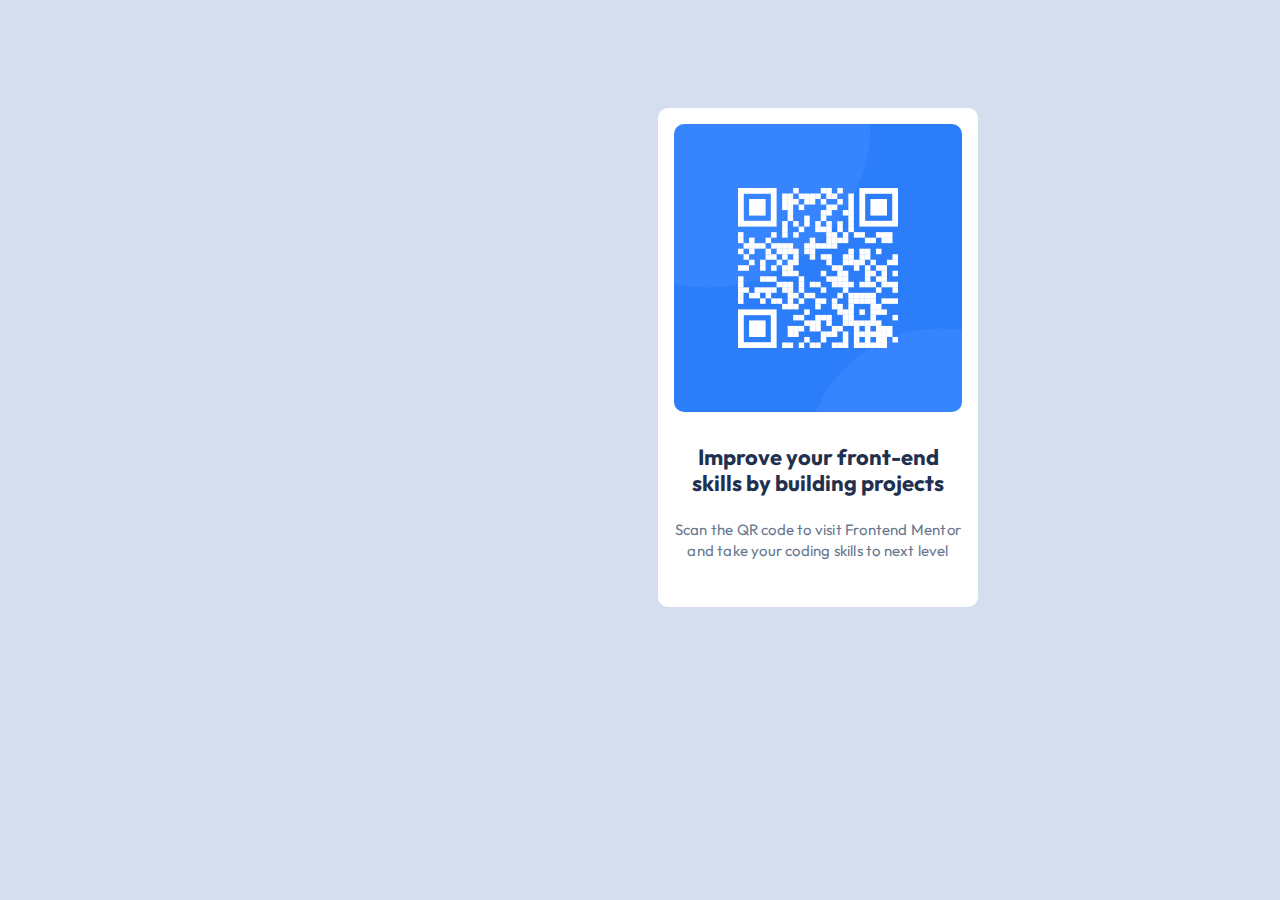
<file: index.html>
<!DOCTYPE html>
<html lang="en">
<head>
  <meta charset="UTF-8">
  <meta name="viewport" content="width=device-width, initial-scale=1.0">
  <title>QR Code Component</title>
  <link rel="stylesheet" href="style.css">
  <link href="https://fonts.googleapis.com/css2?family=Outfit:wght@700&display=swap" rel="stylesheet">
</head>
<body>
   
    <div class="frame">
  
      <img src="image-qr-code.png" alt="qrcode" class="qr" width="288" height="288">
    
      <div class="sub">
<p class="h" > Improve your front-end skills by building projects <p>
<p class="p">Scan the QR code to visit Frontend Mentor and take your coding skills to next level</p>
</div>
</div>
    
    </body>
</file>
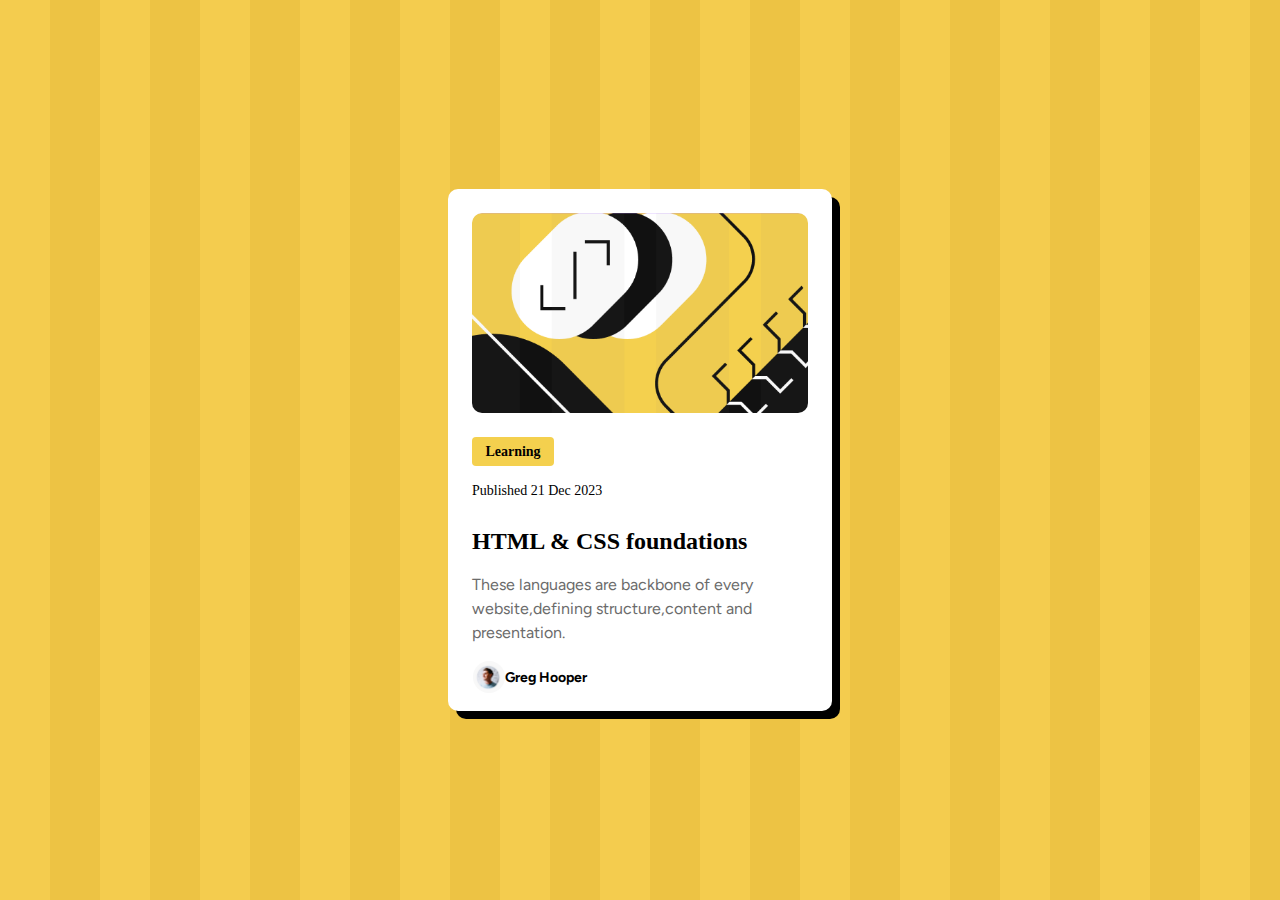
<file: blogcard/index.html>
<!DOCTYPE html>
<html lang="en">
<head>
    <meta charset="UTF-8">
    <meta name="viewport" content="width=device-width, initial-scale=1.0">
    <title>Document</title>
      <link rel="stylesheet" href="style.css">
      <link href="https://fonts.googleapis.com/css2?family=Figtree:wght@700&display=swap" rel="stylesheet">
</head>
<body>
    <div class="frame">
     <div class="image-wrapper" >
<img src ="image.png" alt="imagegiven" class="imagegiven" >
    </div>
    <div class="content1">
        <p class="p"> Learning </p>
    </div>
    <p class="p1">Published 21 Dec 2023</p>
    <p class="p2">HTML & CSS foundations</p>
    <p class="p3">These languages are backbone of every website,defining structure,content and presentation.</p>
    <div class="last">
        <div class="image-wrapper1">
        <img src="image2.png" alt="image2" class="image2"> 

    </div>
    <p class="p4">Greg Hooper </p>
    </div>
</div>
</body>
</html>
</file>
<file: style.css>
body {
    background-color:rgb(213,222,239);

}
.frame{
   
    width: 320px; /* Set the width */
    height: 499px; /* Set the height */
    background-color: white; /* Example background color */
    
    position: relative;
    top: 100px;    /* moves it down */
    left: 650px;
    border-radius: 10px;
     text-align:"center"
}
  

.h{
    
    font-family:'outfit', sans-serif;
    font-weight: 700;
   padding-bottom: 0.0005px;
   
    color: rgb(31,49,79);

}
.sub{
    width: 288px; /* Set the width */
    height: 131px;
    /*padding-top: 70px;*/
    margin-left: 16px;
    margin-right:16px;
   
    
    line-height:120%;
    font-size: 22px;

    text-align:center;

}
.p{
    font-family:'outfit', sans-serif;
font-size: 15px;
line-height: 140%;
letter-spacing: 0.2px;
text-align:center;
color: rgb(104,119,141);
margin-bottom:40px;
}
.qr {
    margin-left: 16px ;
    margin-top: 16px;
    margin-right: 16px ;
    margin-bottom: 6px;
    border-radius: 10px;
}
</file>
<file: blogcard/style.css>
body{
    background-color: rgb(244,208,78);
    height: 100%;
      margin: auto;
      display: flex;
      justify-content: center; /* centers horizontally */
      align-items: center;
      
      margin: 0;
      height: 100vh;
      background: repeating-linear-gradient(
        to right,
        #f4cc4e,           /* light yellow */
        #f4cc4e 50px,      /* width of first stripe */
        #edc344 50px,
        #edc344 100px      /* width of second stripe */
      );
}
.frame{
    position:relative;
    display:flex;
    flex-direction: column;
    width: 384px;
    height:522px;
    background-color: white;
    border-radius: 10px;
    box-shadow: 8px 8px 0px rgb(0,0,0);

    
}
.imagegiven{
    width:336px;
    height: 200px;

    border-radius: 10px;
    
}
.content1{
    background-color: rgb(244,208,78);
    border-radius: 4px;
    width: 82px;
    height: 29px;
    margin-left: 24px;
    display: flex; 
    justify-content: center; 
    align-items: center; 

    

}

.p{
    font-family: 'figtree ' ;
    font-weight: 700;
    font-size: 14px;
    line-height: 150%;
    letter-spacing: 0px;
    margin: 0;
    text-align: center;
}
.image-wrapper{
    padding:24px;
    width:336px;
    height: 200px;
}
.p1{
    font-family: 'figtree ' ;
    margin-left: 24px;
    font-size: 14px;
    line-height: 150%;
    letter-spacing: 0px;
    margin-bottom: -2px;

}
.p2{
    font-family: 'figtree ' ;
    font-weight: 700;
    font-size: 24px;
    line-height: 150%;
    letter-spacing: 0px;
    margin-left: 24px;
    margin-bottom: -2px;


}
.p3{
    font-family: 'figtree' ;
   color: rgb(107,107,107);
    font-size: 16px;
    line-height: 150%;
    letter-spacing: 0px;
    margin-left: 24px;
}
.last{
    display:flex;
    flex-direction: row;
    width:140px;
    height:32px;
    display: flex; 
    justify-content: center; 
    align-items: center; 


}
.image-wrapper1{
    width:32px;
    height:32px;
    margin-left: 24px;
   
}
.image2{
    border-radius: 50px;
    width:100%;
    height: auto;
}
.p4{
    text-align: center;
    font-family: 'figtree' ;
    font-weight:700;
     font-size: 14px;
     line-height: 150%;
     letter-spacing: 0px;
}
</file>
